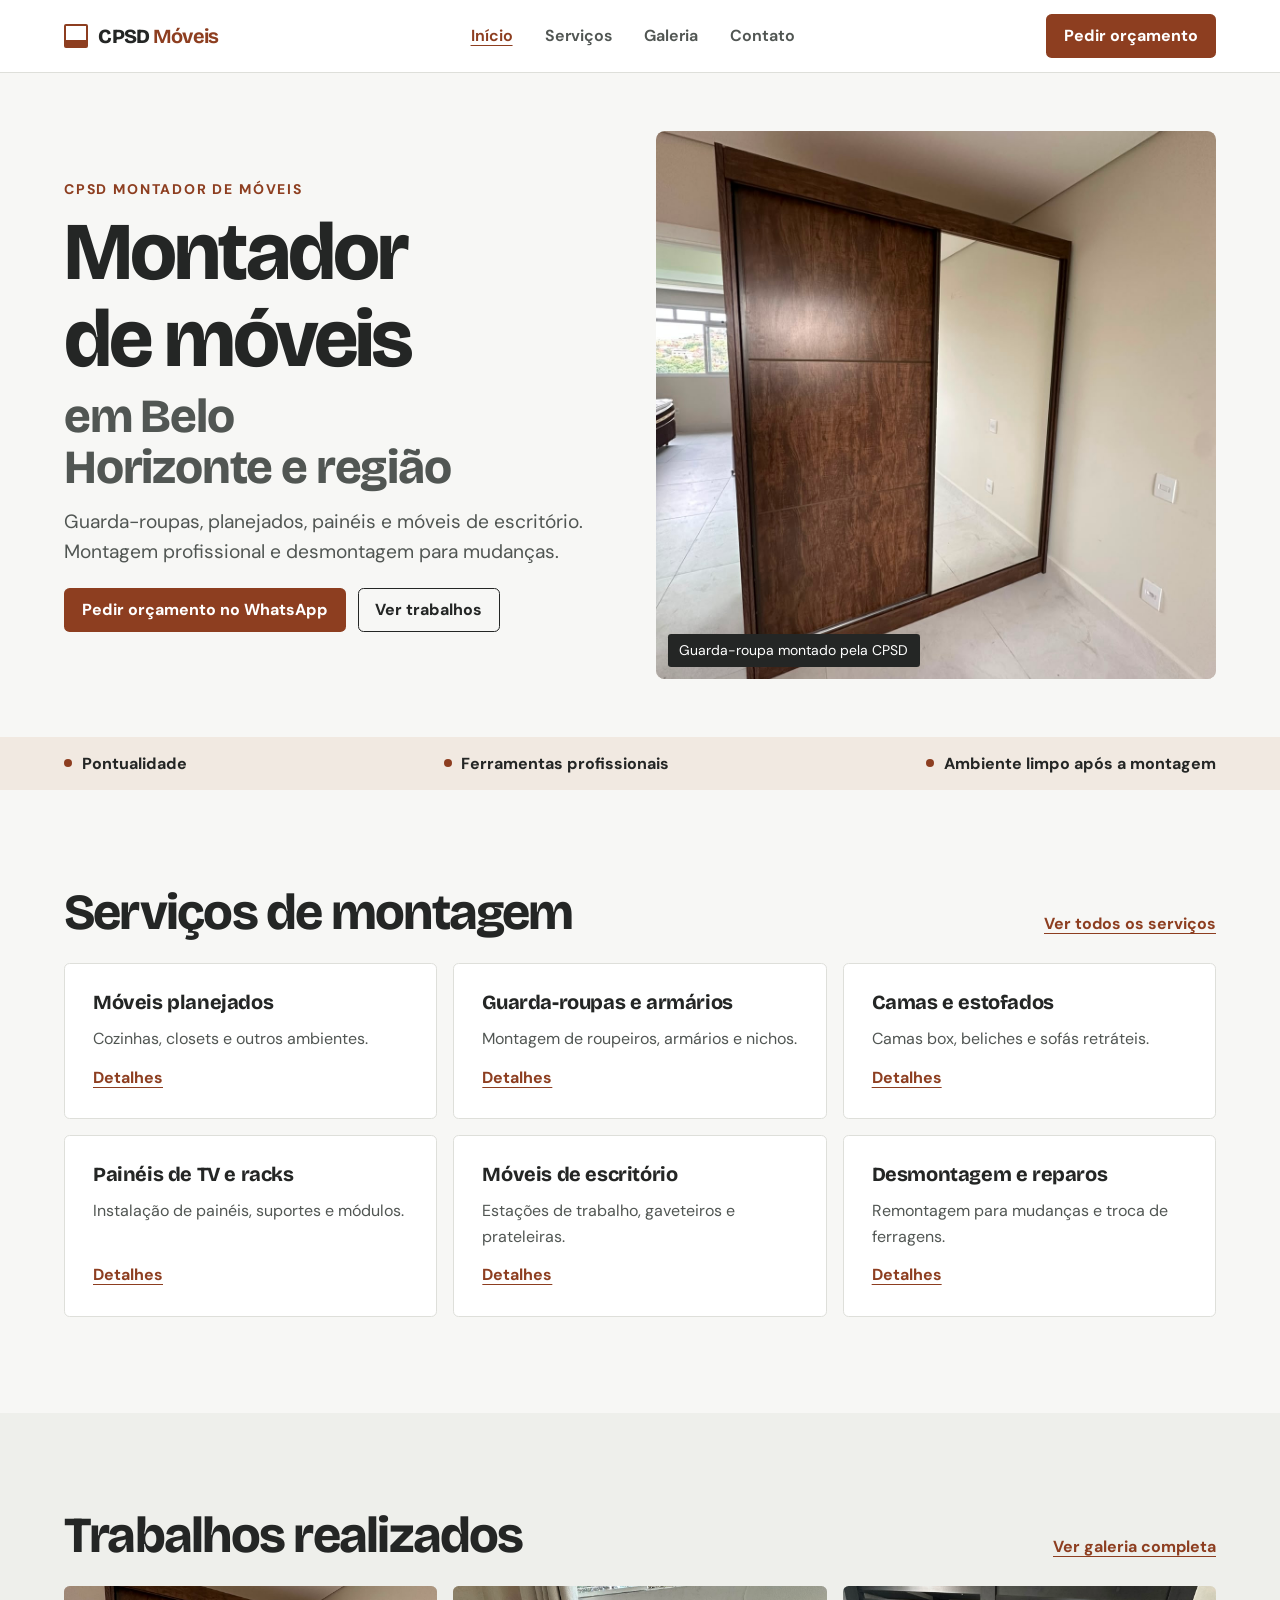
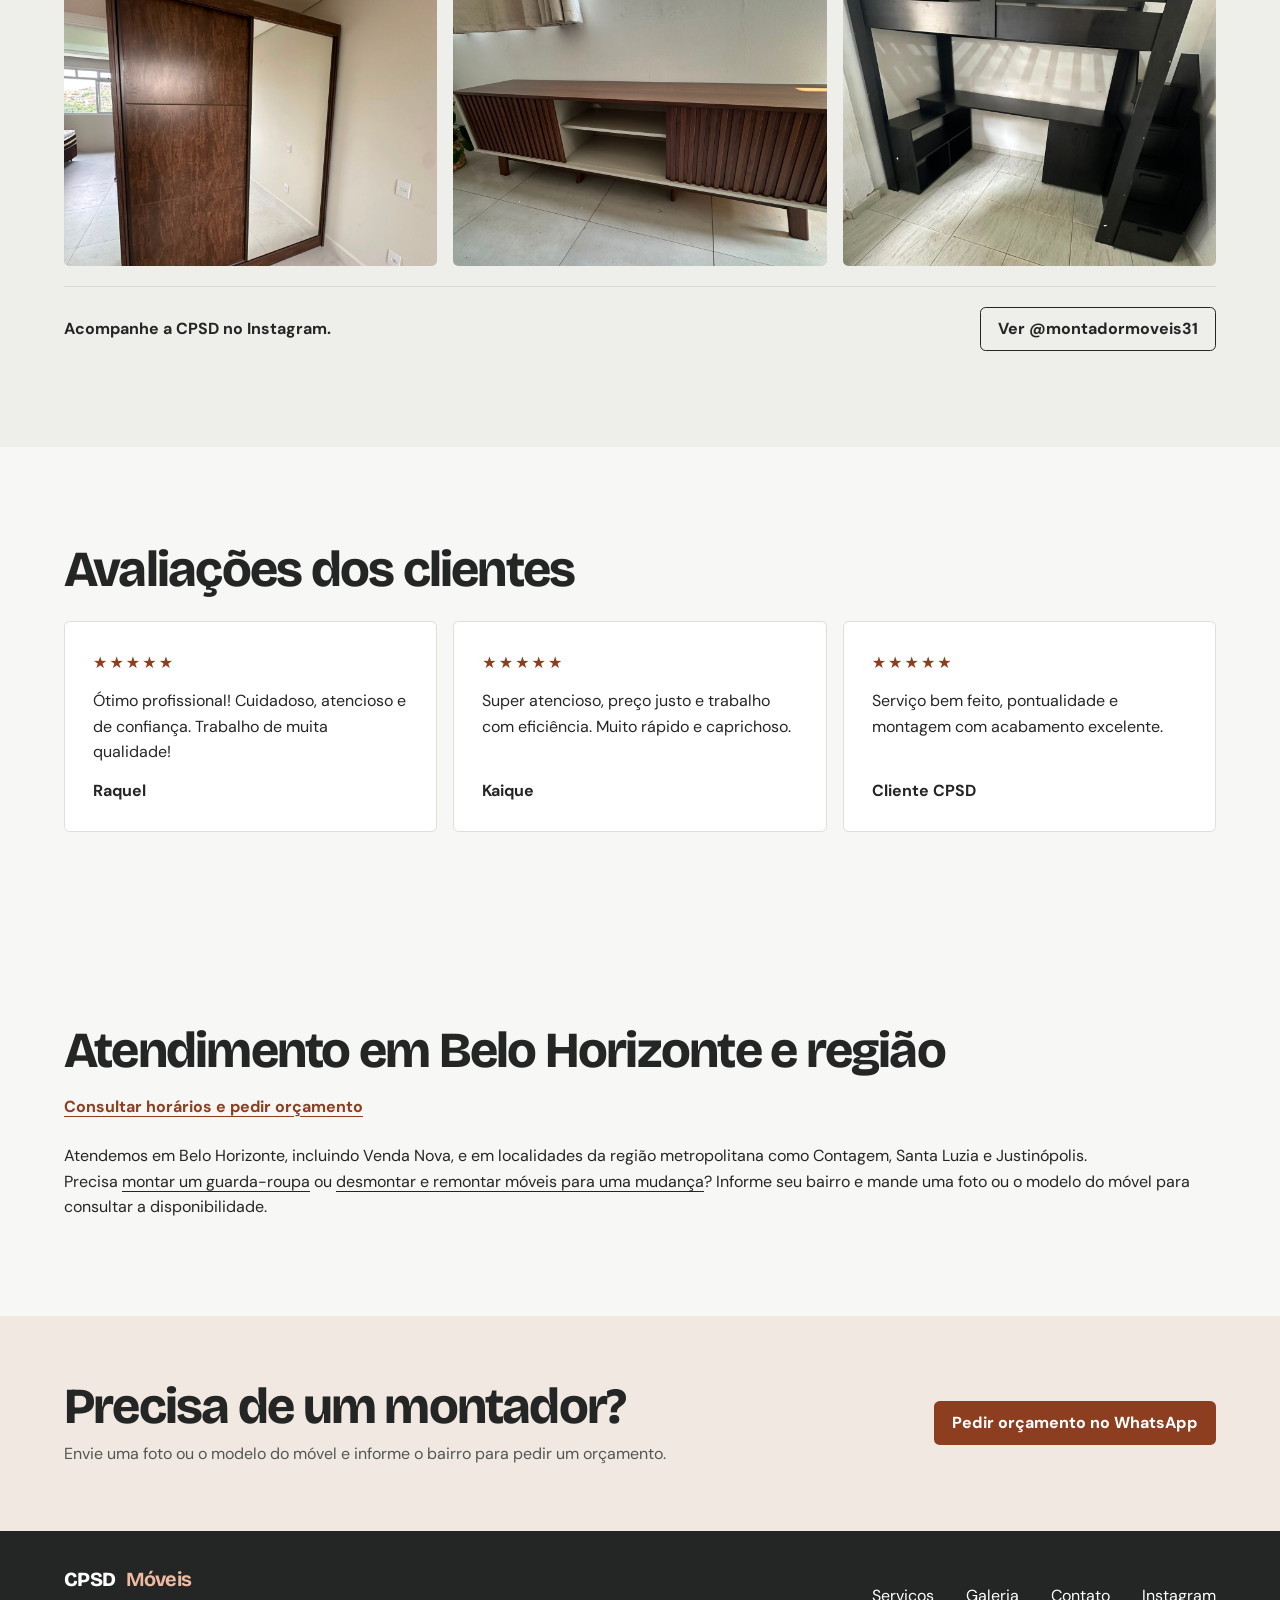
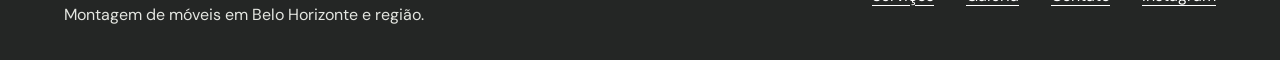
<file: index.html>
<!doctype html>
<html lang="pt-BR">
<head>
  <meta charset="utf-8">
  <meta name="viewport" content="width=device-width, initial-scale=1">
  <meta name="theme-color" content="#f7f7f5">
  <title>Montador de móveis em Belo Horizonte e região | CPSD</title>
  <meta name="description" content="Montador de móveis em Belo Horizonte, Venda Nova, Contagem, Santa Luzia e Justinópolis. Montagem, desmontagem e reparos. Consulte pelo WhatsApp.">
  <link rel="canonical" href="https://www.montadormoveiscpsd.com.br/">
  <link rel="preconnect" href="https://fonts.googleapis.com">
  <link rel="preconnect" href="https://fonts.gstatic.com" crossorigin>
  <link rel="stylesheet" href="https://fonts.googleapis.com/css2?family=Bricolage+Grotesque:wght@700..800&amp;family=DM+Sans:wght@400..800&amp;display=swap">
  <link rel="stylesheet" href="./style.css">
  <meta property="og:locale" content="pt_BR">
  <meta property="og:type" content="website">
  <meta property="og:title" content="Montador de móveis em Belo Horizonte e região | CPSD">
  <meta property="og:description" content="Montador de móveis em Belo Horizonte, Venda Nova, Contagem, Santa Luzia e Justinópolis. Montagem, desmontagem e reparos. Consulte pelo WhatsApp.">
  <meta property="og:url" content="https://www.montadormoveiscpsd.com.br/">
  <meta property="og:image" content="https://www.montadormoveiscpsd.com.br/assets/galeria-1.jpg">
  <meta property="og:image:alt" content="Guarda-roupa de madeira com porta espelhada">
  <meta name="twitter:card" content="summary_large_image">
  <script type="application/ld+json">
{
  "@context": "https://schema.org",
  "@type": "LocalBusiness",
  "@id": "https://www.montadormoveiscpsd.com.br/#cpsd",
  "name": "CPSD Montador de Móveis",
  "url": "https://www.montadormoveiscpsd.com.br/",
  "image": "https://www.montadormoveiscpsd.com.br/assets/galeria-1.jpg",
  "telephone": "+55 31 98498-0584",
  "areaServed": [
    "Belo Horizonte",
    "Venda Nova",
    "Justinópolis",
    "Contagem",
    "Santa Luzia"
  ],
  "sameAs": [
    "https://www.instagram.com/montadormoveis31/"
  ]
}
  </script>
</head>
<body>
  <a class="skip-link" href="#conteudo">Pular para o conteúdo</a>
  <header class="site-header">
    <div class="wrap header-layout">
      <a class="brand" href="./"><span class="brand-mark" aria-hidden="true"></span><span>CPSD <strong>Móveis</strong></span></a>
      <nav aria-label="Navegação principal">
        <a href="./" aria-current="page">Início</a>
        <a href="./servicos/">Serviços</a>
        <a href="./galeria/">Galeria</a>
        <a href="./contato/">Contato</a>
      </nav>
      <a class="button primary" href="https://wa.me/5531984980584?text=Ol%C3%A1!%20Gostaria%20de%20um%20or%C3%A7amento%20para%20montagem%20de%20m%C3%B3veis.">Pedir orçamento</a>
    </div>
  </header>
  <main id="conteudo" tabindex="-1">
    <section class="hero">
      <div class="wrap hero-layout">
        <div class="hero-copy">
          <p class="eyebrow">CPSD Montador de Móveis</p>
          <h1>Montador de móveis <span>em Belo Horizonte e região</span></h1>
          <p>Guarda-roupas, planejados, painéis e móveis de escritório. Montagem profissional e desmontagem para mudanças.</p>
          <div class="actions"><a class="button primary" href="https://wa.me/5531984980584?text=Ol%C3%A1!%20Gostaria%20de%20um%20or%C3%A7amento%20para%20montagem%20de%20m%C3%B3veis.">Pedir orçamento no WhatsApp</a><a class="button secondary" href="./galeria/">Ver trabalhos</a></div>
        </div>
        <figure class="hero-photo"><img src="assets/galeria-1.jpg" alt="Guarda-roupa de madeira com porta espelhada" fetchpriority="high"><figcaption>Guarda-roupa montado pela CPSD</figcaption></figure>
      </div>
    </section>
    <section class="benefits" id="sobre" aria-label="Sobre o atendimento da CPSD">
      <ul class="wrap"><li>Pontualidade</li><li>Ferramentas profissionais</li><li>Ambiente limpo após a montagem</li></ul>
    </section>
    <section class="wrap section" id="servicos">
      <div class="section-heading"><h2>Serviços de montagem</h2><a class="text-link" href="./servicos/">Ver todos os serviços</a></div>
      <div class="service-grid">
        <article class="service-card" id="previa-planejados"><h3>Móveis planejados</h3><p>Cozinhas, closets e outros ambientes.</p><a class="text-link" href="./servicos/#planejados">Detalhes<span class="sr-only"> sobre móveis planejados</span></a></article>
        <article class="service-card" id="previa-armarios"><h3>Guarda-roupas e armários</h3><p>Montagem de roupeiros, armários e nichos.</p><a class="text-link" href="./servicos/#armarios">Detalhes<span class="sr-only"> sobre guarda-roupas e armários</span></a></article>
        <article class="service-card" id="previa-camas"><h3>Camas e estofados</h3><p>Camas box, beliches e sofás retráteis.</p><a class="text-link" href="./servicos/#camas">Detalhes<span class="sr-only"> sobre camas e estofados</span></a></article>
        <article class="service-card" id="previa-paineis"><h3>Painéis de TV e racks</h3><p>Instalação de painéis, suportes e módulos.</p><a class="text-link" href="./servicos/#paineis">Detalhes<span class="sr-only"> sobre painéis de tv e racks</span></a></article>
        <article class="service-card" id="previa-corporativos"><h3>Móveis de escritório</h3><p>Estações de trabalho, gaveteiros e prateleiras.</p><a class="text-link" href="./servicos/#corporativos">Detalhes<span class="sr-only"> sobre móveis de escritório</span></a></article>
        <article class="service-card" id="previa-reparos"><h3>Desmontagem e reparos</h3><p>Remontagem para mudanças e troca de ferragens.</p><a class="text-link" href="./servicos/#reparos">Detalhes<span class="sr-only"> sobre desmontagem e reparos</span></a></article>
      </div>
    </section>
    <section class="portfolio" id="galeria">
      <div class="wrap section"><div class="section-heading"><h2>Trabalhos realizados</h2><a class="text-link" href="./galeria/">Ver galeria completa</a></div>
        <div class="photo-grid"><a href="./galeria/#foto-1"><img src="assets/galeria-1.jpg" alt="Guarda-roupa de madeira com porta espelhada" loading="lazy" decoding="async"></a><a href="./galeria/#foto-4"><img src="assets/galeria-4.jpg" alt="Rack de madeira com portas ripadas" loading="lazy" decoding="async"></a><a href="./galeria/#foto-2"><img src="assets/galeria-2.jpg" alt="Beliche com bancada e nichos integrados" loading="lazy" decoding="async"></a></div>
        <div class="social"><p>Acompanhe a CPSD no Instagram.</p><a class="button secondary" href="https://www.instagram.com/montadormoveis31/">Ver @montadormoveis31</a></div>
      </div>
    </section>
    <section class="wrap section">
      <h2>Avaliações dos clientes</h2>
      <div class="review-grid">
        <figure><p class="stars" role="img" aria-label="5 de 5 estrelas">★★★★★</p><blockquote>Ótimo profissional! Cuidadoso, atencioso e de confiança. Trabalho de muita qualidade!</blockquote><figcaption>Raquel</figcaption></figure>
        <figure><p class="stars" role="img" aria-label="5 de 5 estrelas">★★★★★</p><blockquote>Super atencioso, preço justo e trabalho com eficiência. Muito rápido e caprichoso.</blockquote><figcaption>Kaique</figcaption></figure>
        <figure><p class="stars" role="img" aria-label="5 de 5 estrelas">★★★★★</p><blockquote>Serviço bem feito, pontualidade e montagem com acabamento excelente.</blockquote><figcaption>Cliente CPSD</figcaption></figure>
      </div>
    </section>
    <section class="wrap section" id="area-de-atendimento">
      <div class="section-heading">
        <h2>Atendimento em Belo Horizonte e região</h2>
        <a class="text-link" href="./contato/">Consultar horários e pedir orçamento</a>
      </div>
      <p>Atendemos em Belo Horizonte, incluindo Venda Nova, e em localidades da região metropolitana como Contagem, Santa Luzia e Justinópolis.</p>
      <p>Precisa <a href="./servicos/#armarios">montar um guarda-roupa</a> ou <a href="./servicos/#reparos">desmontar e remontar móveis para uma mudança</a>? Informe seu bairro e mande uma foto ou o modelo do móvel para consultar a disponibilidade.</p>
    </section>
    <div id="contato"><section class="contact-banner"><div class="wrap banner-layout"><div><h2>Precisa de um montador?</h2><p>Envie uma foto ou o modelo do móvel e informe o bairro para pedir um orçamento.</p></div><a class="button primary" href="https://wa.me/5531984980584?text=Ol%C3%A1!%20Gostaria%20de%20um%20or%C3%A7amento%20para%20montagem%20de%20m%C3%B3veis.">Pedir orçamento no WhatsApp</a></div></section></div>
  </main>
  <footer class="site-footer">
    <div class="wrap footer-layout">
      <div><p class="brand">CPSD <strong>Móveis</strong></p><p>Montagem de móveis em Belo Horizonte e região.</p></div>
      <div class="footer-links"><a href="./servicos/">Serviços</a><a href="./galeria/">Galeria</a><a href="./contato/">Contato</a><a href="https://www.instagram.com/montadormoveis31/">Instagram</a></div>
    </div>
  </footer>
</body>
</html>
</file>
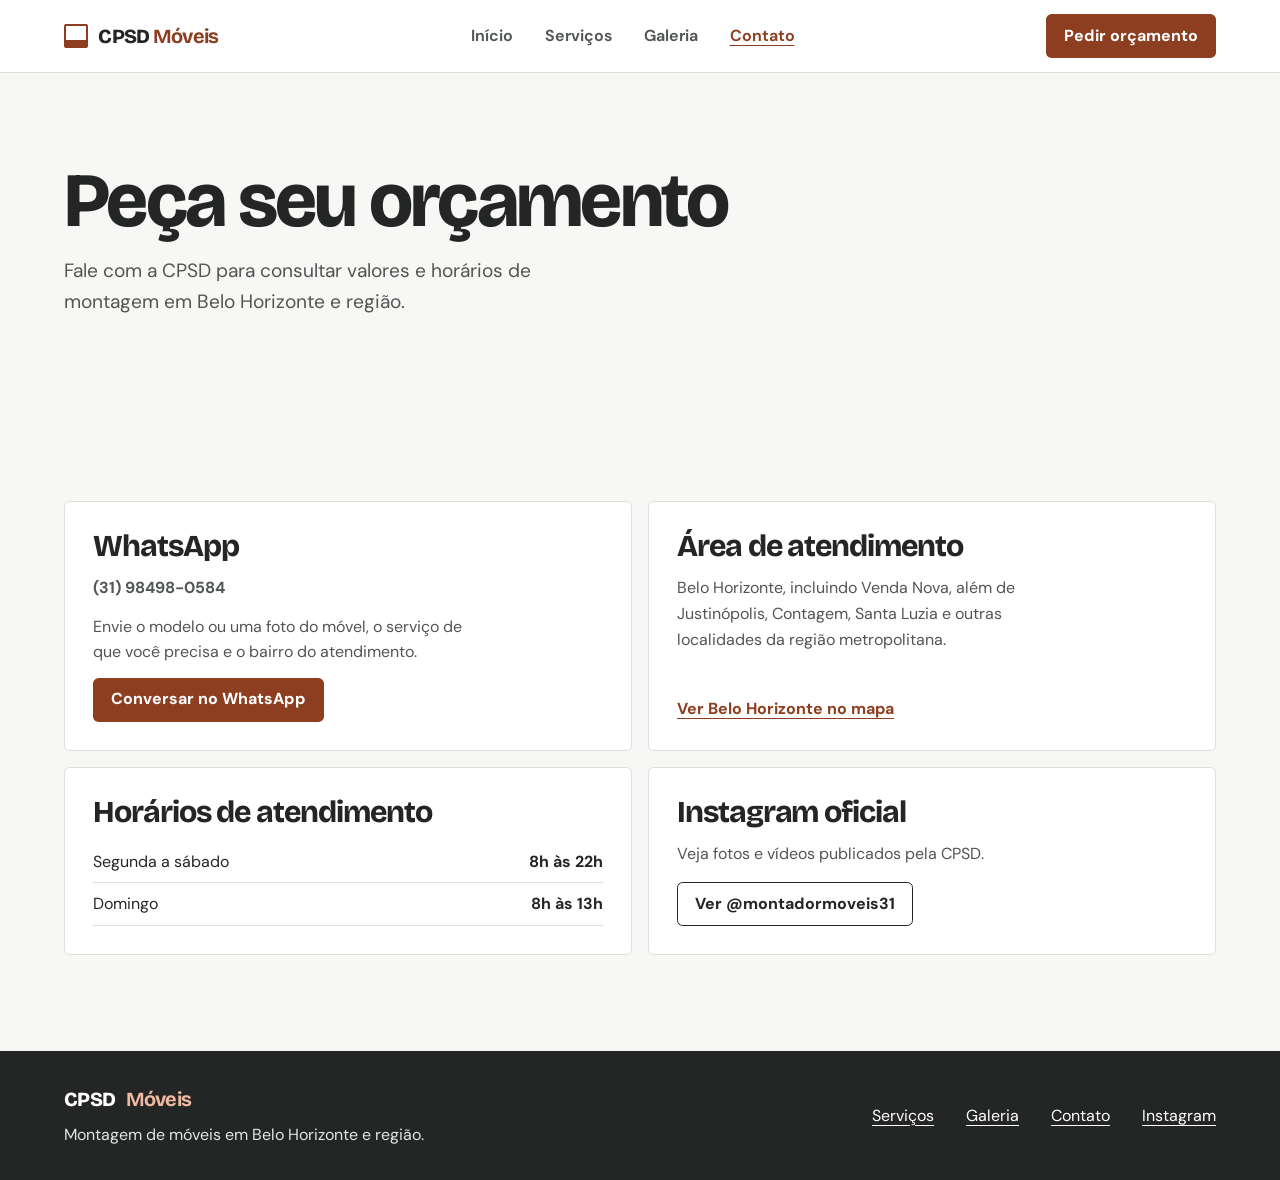
<file: contato/index.html>
<!doctype html>
<html lang="pt-BR">
<head>
  <meta charset="utf-8">
  <meta name="viewport" content="width=device-width, initial-scale=1">
  <meta name="theme-color" content="#f7f7f5">
  <title>Orçamento e contato | CPSD Móveis em BH</title>
  <meta name="description" content="Peça um orçamento de montagem pelo WhatsApp da CPSD Móveis. Consulte os horários de atendimento em Belo Horizonte e região metropolitana.">
  <link rel="canonical" href="https://www.montadormoveiscpsd.com.br/contato/">
  <link rel="preconnect" href="https://fonts.googleapis.com">
  <link rel="preconnect" href="https://fonts.gstatic.com" crossorigin>
  <link rel="stylesheet" href="https://fonts.googleapis.com/css2?family=Bricolage+Grotesque:wght@700..800&amp;family=DM+Sans:wght@400..800&amp;display=swap">
  <link rel="stylesheet" href="../style.css">
  <meta property="og:locale" content="pt_BR">
  <meta property="og:type" content="website">
  <meta property="og:title" content="Orçamento e contato | CPSD Móveis em BH">
  <meta property="og:description" content="Peça um orçamento de montagem pelo WhatsApp da CPSD Móveis. Consulte os horários de atendimento em Belo Horizonte e região metropolitana.">
  <meta property="og:url" content="https://www.montadormoveiscpsd.com.br/contato/">
  <meta property="og:image" content="https://www.montadormoveiscpsd.com.br/assets/galeria-1.jpg">
  <meta property="og:image:alt" content="Guarda-roupa de madeira com porta espelhada">
  <meta name="twitter:card" content="summary_large_image">
</head>
<body>
  <a class="skip-link" href="#conteudo">Pular para o conteúdo</a>
  <header class="site-header">
    <div class="wrap header-layout">
      <a class="brand" href="../"><span class="brand-mark" aria-hidden="true"></span><span>CPSD <strong>Móveis</strong></span></a>
      <nav aria-label="Navegação principal">
        <a href="../">Início</a>
        <a href="../servicos/">Serviços</a>
        <a href="../galeria/">Galeria</a>
        <a href="../contato/" aria-current="page">Contato</a>
      </nav>
      <a class="button primary" href="https://wa.me/5531984980584?text=Ol%C3%A1!%20Gostaria%20de%20um%20or%C3%A7amento%20para%20montagem%20de%20m%C3%B3veis.">Pedir orçamento</a>
    </div>
  </header>
  <main id="conteudo" tabindex="-1">
    <section class="page-intro"><div class="wrap"><h1>Peça seu orçamento</h1><p>Fale com a CPSD para consultar valores e horários de montagem em Belo Horizonte e região.</p></div></section>
    <div class="wrap section contact-grid">
      <section class="service-card"><h2>WhatsApp</h2><p><strong>(31) 98498-0584</strong></p><p>Envie o modelo ou uma foto do móvel, o serviço de que você precisa e o bairro do atendimento.</p><a class="button primary" href="https://wa.me/5531984980584?text=Ol%C3%A1!%20Gostaria%20de%20um%20or%C3%A7amento%20para%20montagem%20de%20m%C3%B3veis.">Conversar no WhatsApp</a></section>
      <section class="service-card"><h2>Área de atendimento</h2><p>Belo Horizonte, incluindo Venda Nova, além de Justinópolis, Contagem, Santa Luzia e outras localidades da região metropolitana.</p><a class="text-link" href="https://www.google.com/maps/search/?api=1&amp;query=Belo+Horizonte%2C+MG">Ver Belo Horizonte no mapa</a></section>
      <section class="service-card"><h2>Horários de atendimento</h2><dl class="hours"><div><dt>Segunda a sábado</dt><dd>8h às 22h</dd></div><div><dt>Domingo</dt><dd>8h às 13h</dd></div></dl></section>
      <section class="service-card"><h2>Instagram oficial</h2><p>Veja fotos e vídeos publicados pela CPSD.</p><a class="button secondary" href="https://www.instagram.com/montadormoveis31/">Ver @montadormoveis31</a></section>
    </div>
  </main>
  <footer class="site-footer">
    <div class="wrap footer-layout">
      <div><p class="brand">CPSD <strong>Móveis</strong></p><p>Montagem de móveis em Belo Horizonte e região.</p></div>
      <div class="footer-links"><a href="../servicos/">Serviços</a><a href="../galeria/">Galeria</a><a href="../contato/">Contato</a><a href="https://www.instagram.com/montadormoveis31/">Instagram</a></div>
    </div>
  </footer>
</body>
</html>
</file>
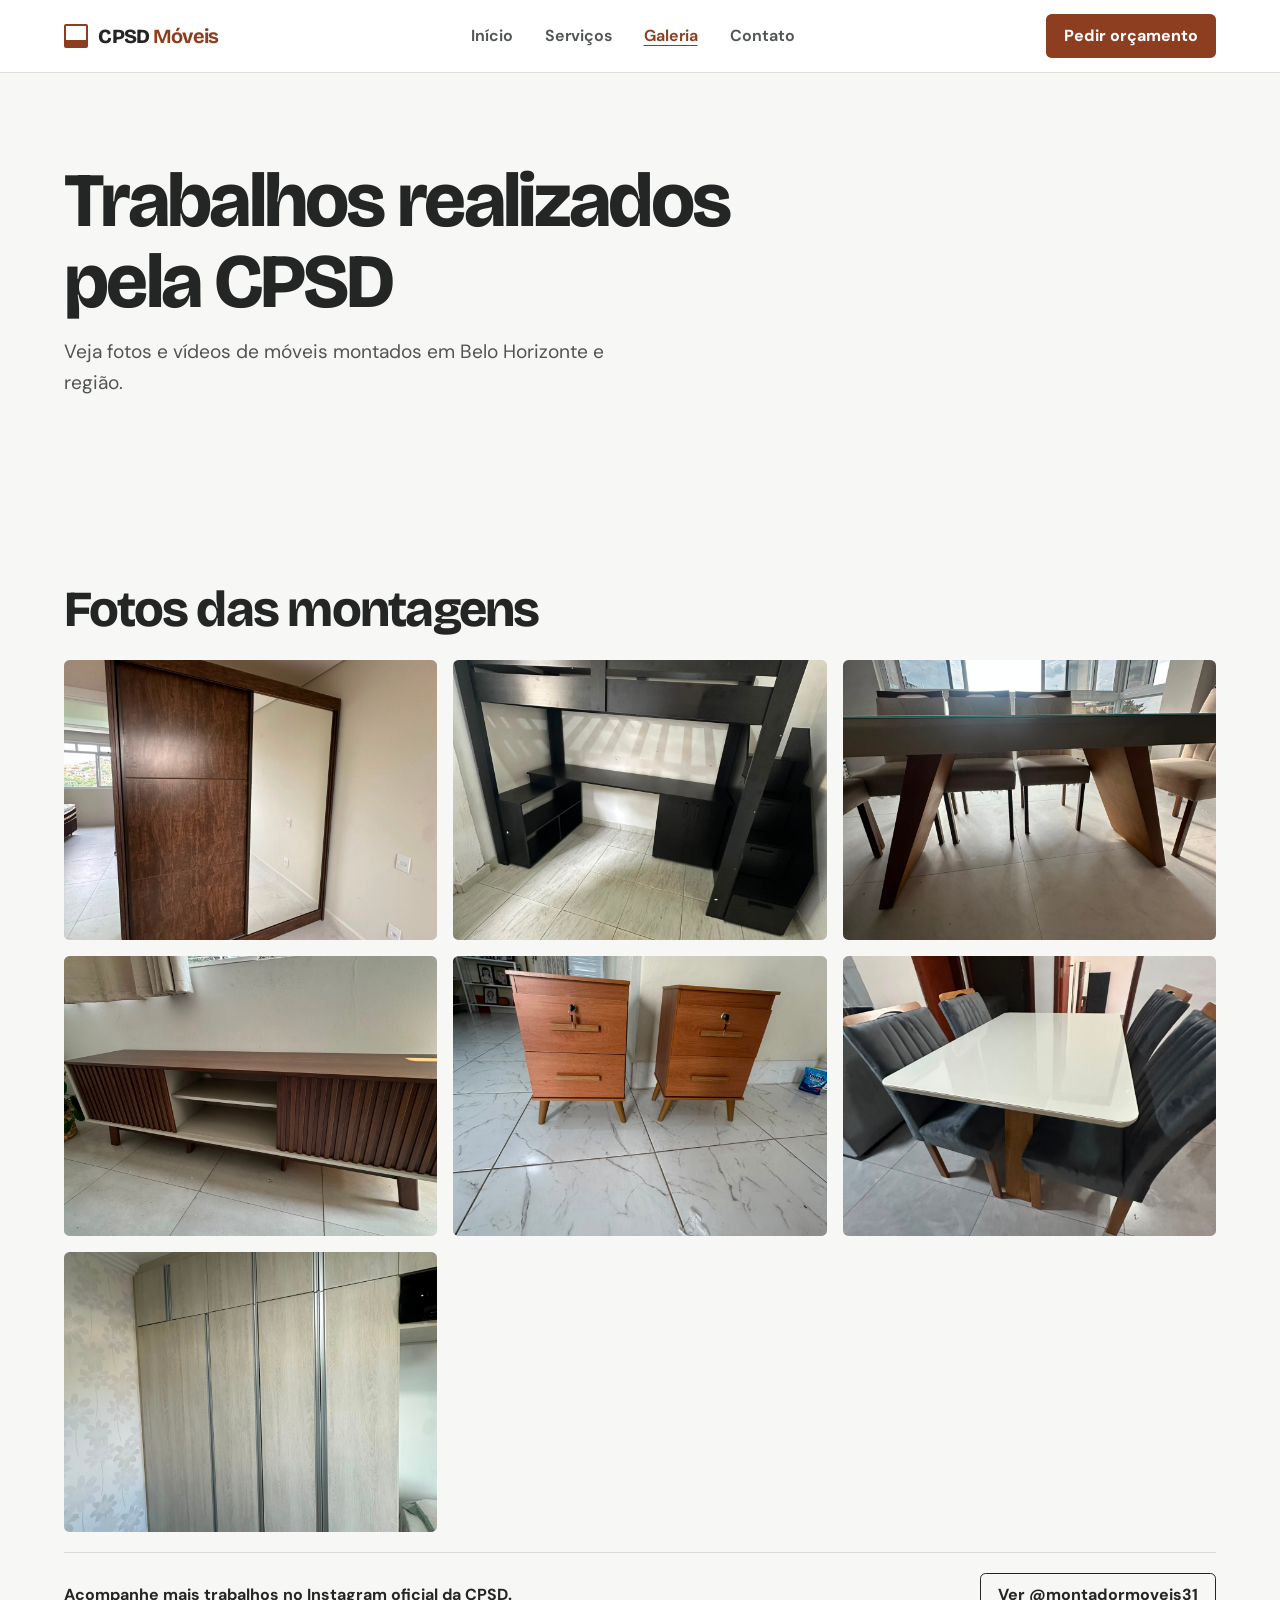
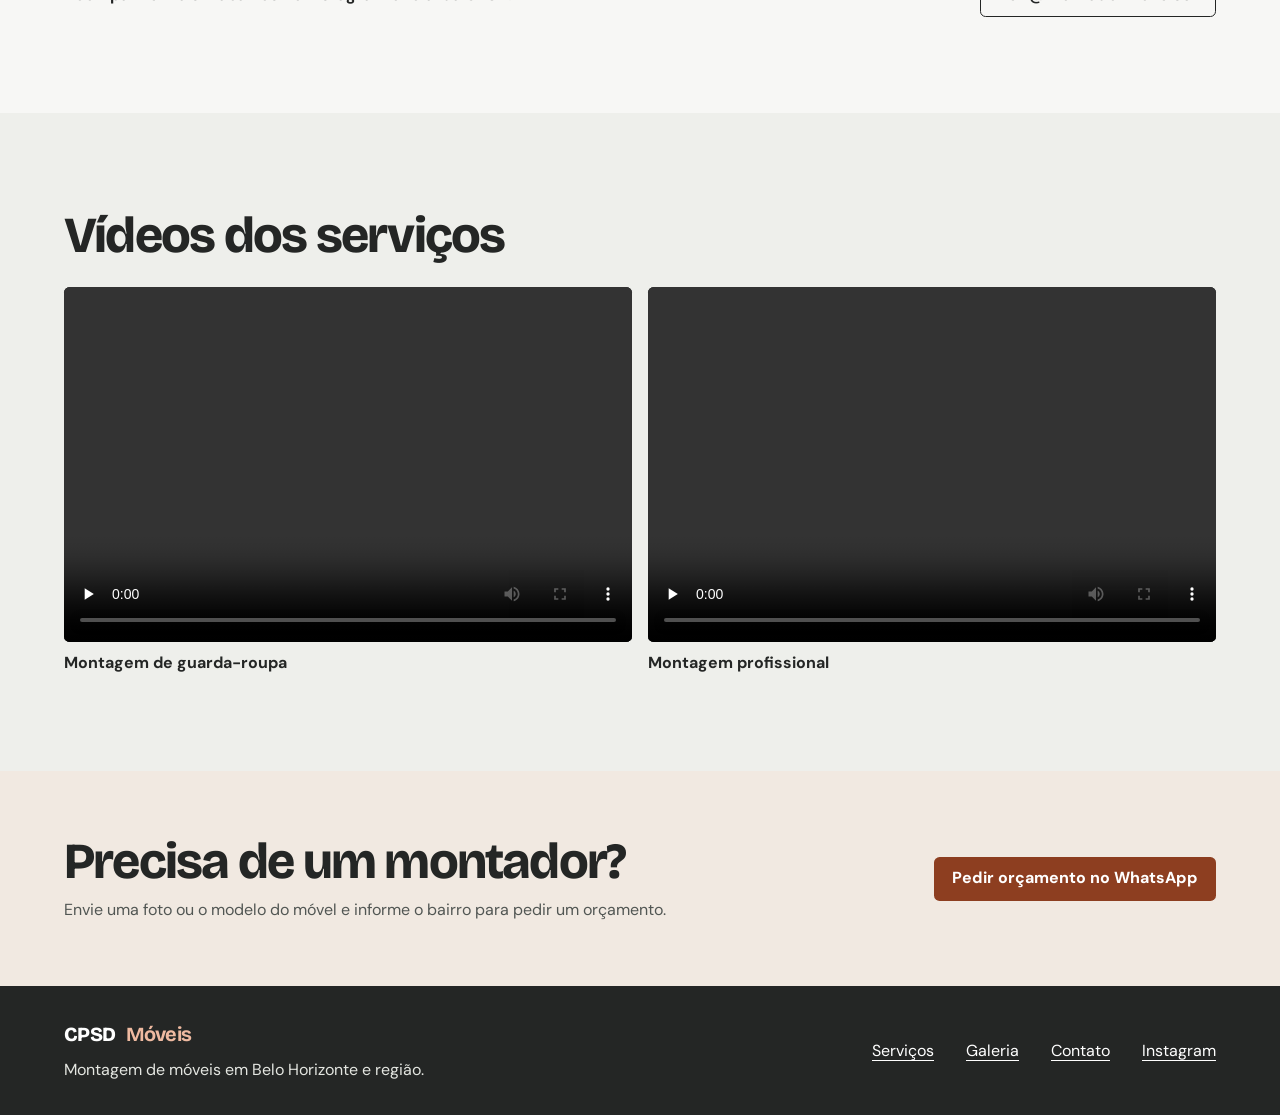
<file: galeria/index.html>
<!doctype html>
<html lang="pt-BR">
<head>
  <meta charset="utf-8">
  <meta name="viewport" content="width=device-width, initial-scale=1">
  <meta name="theme-color" content="#f7f7f5">
  <title>Galeria de montagens de móveis | CPSD Móveis</title>
  <meta name="description" content="Veja fotos e vídeos de montagens realizadas pela CPSD Móveis em Belo Horizonte e região e acesse o Instagram oficial.">
  <link rel="canonical" href="https://www.montadormoveiscpsd.com.br/galeria/">
  <link rel="preconnect" href="https://fonts.googleapis.com">
  <link rel="preconnect" href="https://fonts.gstatic.com" crossorigin>
  <link rel="stylesheet" href="https://fonts.googleapis.com/css2?family=Bricolage+Grotesque:wght@700..800&amp;family=DM+Sans:wght@400..800&amp;display=swap">
  <link rel="stylesheet" href="../style.css">
  <meta property="og:locale" content="pt_BR">
  <meta property="og:type" content="website">
  <meta property="og:title" content="Galeria de montagens de móveis | CPSD Móveis">
  <meta property="og:description" content="Veja fotos e vídeos de montagens realizadas pela CPSD Móveis em Belo Horizonte e região e acesse o Instagram oficial.">
  <meta property="og:url" content="https://www.montadormoveiscpsd.com.br/galeria/">
  <meta property="og:image" content="https://www.montadormoveiscpsd.com.br/assets/galeria-4.jpg">
  <meta property="og:image:alt" content="Rack de madeira com portas ripadas">
  <meta name="twitter:card" content="summary_large_image">
</head>
<body>
  <a class="skip-link" href="#conteudo">Pular para o conteúdo</a>
  <header class="site-header">
    <div class="wrap header-layout">
      <a class="brand" href="../"><span class="brand-mark" aria-hidden="true"></span><span>CPSD <strong>Móveis</strong></span></a>
      <nav aria-label="Navegação principal">
        <a href="../">Início</a>
        <a href="../servicos/">Serviços</a>
        <a href="../galeria/" aria-current="page">Galeria</a>
        <a href="../contato/">Contato</a>
      </nav>
      <a class="button primary" href="https://wa.me/5531984980584?text=Ol%C3%A1!%20Gostaria%20de%20um%20or%C3%A7amento%20para%20montagem%20de%20m%C3%B3veis.">Pedir orçamento</a>
    </div>
  </header>
  <main id="conteudo" tabindex="-1">
    <section class="page-intro"><div class="wrap"><h1>Trabalhos realizados pela CPSD</h1><p>Veja fotos e vídeos de móveis montados em Belo Horizonte e região.</p></div></section>
    <section class="wrap section">
      <h2>Fotos das montagens</h2>
      <div class="photo-grid"><a id="foto-1" href="../assets/galeria-1.jpg"><img src="../assets/galeria-1.jpg" alt="Guarda-roupa de madeira com porta espelhada" loading="lazy" decoding="async"></a>
        <a id="foto-2" href="../assets/galeria-2.jpg"><img src="../assets/galeria-2.jpg" alt="Beliche com bancada e nichos integrados" loading="lazy" decoding="async"></a>
        <a id="foto-3" href="../assets/galeria-3.jpg"><img src="../assets/galeria-3.jpg" alt="Trabalho de montagem da CPSD" loading="lazy" decoding="async"></a>
        <a id="foto-4" href="../assets/galeria-4.jpg"><img src="../assets/galeria-4.jpg" alt="Rack de madeira com portas ripadas" loading="lazy" decoding="async"></a>
        <a id="foto-5" href="../assets/galeria-5.jpg"><img src="../assets/galeria-5.jpg" alt="Móvel montado pela CPSD" loading="lazy" decoding="async"></a>
        <a id="foto-6" href="../assets/galeria-6.jpg"><img src="../assets/galeria-6.jpg" alt="Outro trabalho de montagem da CPSD" loading="lazy" decoding="async"></a>
        <a id="foto-7" href="../assets/galeria-7.jpg"><img src="../assets/galeria-7.jpg" alt="Montagem de guarda-roupa" loading="lazy" decoding="async"></a></div>
      <div class="social"><p>Acompanhe mais trabalhos no Instagram oficial da CPSD.</p><a class="button secondary" href="https://www.instagram.com/montadormoveis31/">Ver @montadormoveis31</a></div>
    </section>
    <section class="portfolio"><div class="wrap section">
      <h2>Vídeos dos serviços</h2>
      <div class="video-grid"><figure><video controls playsinline preload="none" aria-label="Montagem de guarda-roupa"><source src="../videos/video-1.mp4" type="video/mp4"><a href="../videos/video-1.mp4">Abrir vídeo</a></video><figcaption>Montagem de guarda-roupa</figcaption></figure><figure><video controls playsinline preload="none" aria-label="Montagem profissional"><source src="../videos/video-2.mp4" type="video/mp4"><a href="../videos/video-2.mp4">Abrir vídeo</a></video><figcaption>Montagem profissional</figcaption></figure></div>
    </div></section>
    <section class="contact-banner"><div class="wrap banner-layout"><div><h2>Precisa de um montador?</h2><p>Envie uma foto ou o modelo do móvel e informe o bairro para pedir um orçamento.</p></div><a class="button primary" href="https://wa.me/5531984980584?text=Ol%C3%A1!%20Gostaria%20de%20um%20or%C3%A7amento%20para%20montagem%20de%20m%C3%B3veis.">Pedir orçamento no WhatsApp</a></div></section>
  </main>
  <footer class="site-footer">
    <div class="wrap footer-layout">
      <div><p class="brand">CPSD <strong>Móveis</strong></p><p>Montagem de móveis em Belo Horizonte e região.</p></div>
      <div class="footer-links"><a href="../servicos/">Serviços</a><a href="../galeria/">Galeria</a><a href="../contato/">Contato</a><a href="https://www.instagram.com/montadormoveis31/">Instagram</a></div>
    </div>
  </footer>
</body>
</html>
</file>
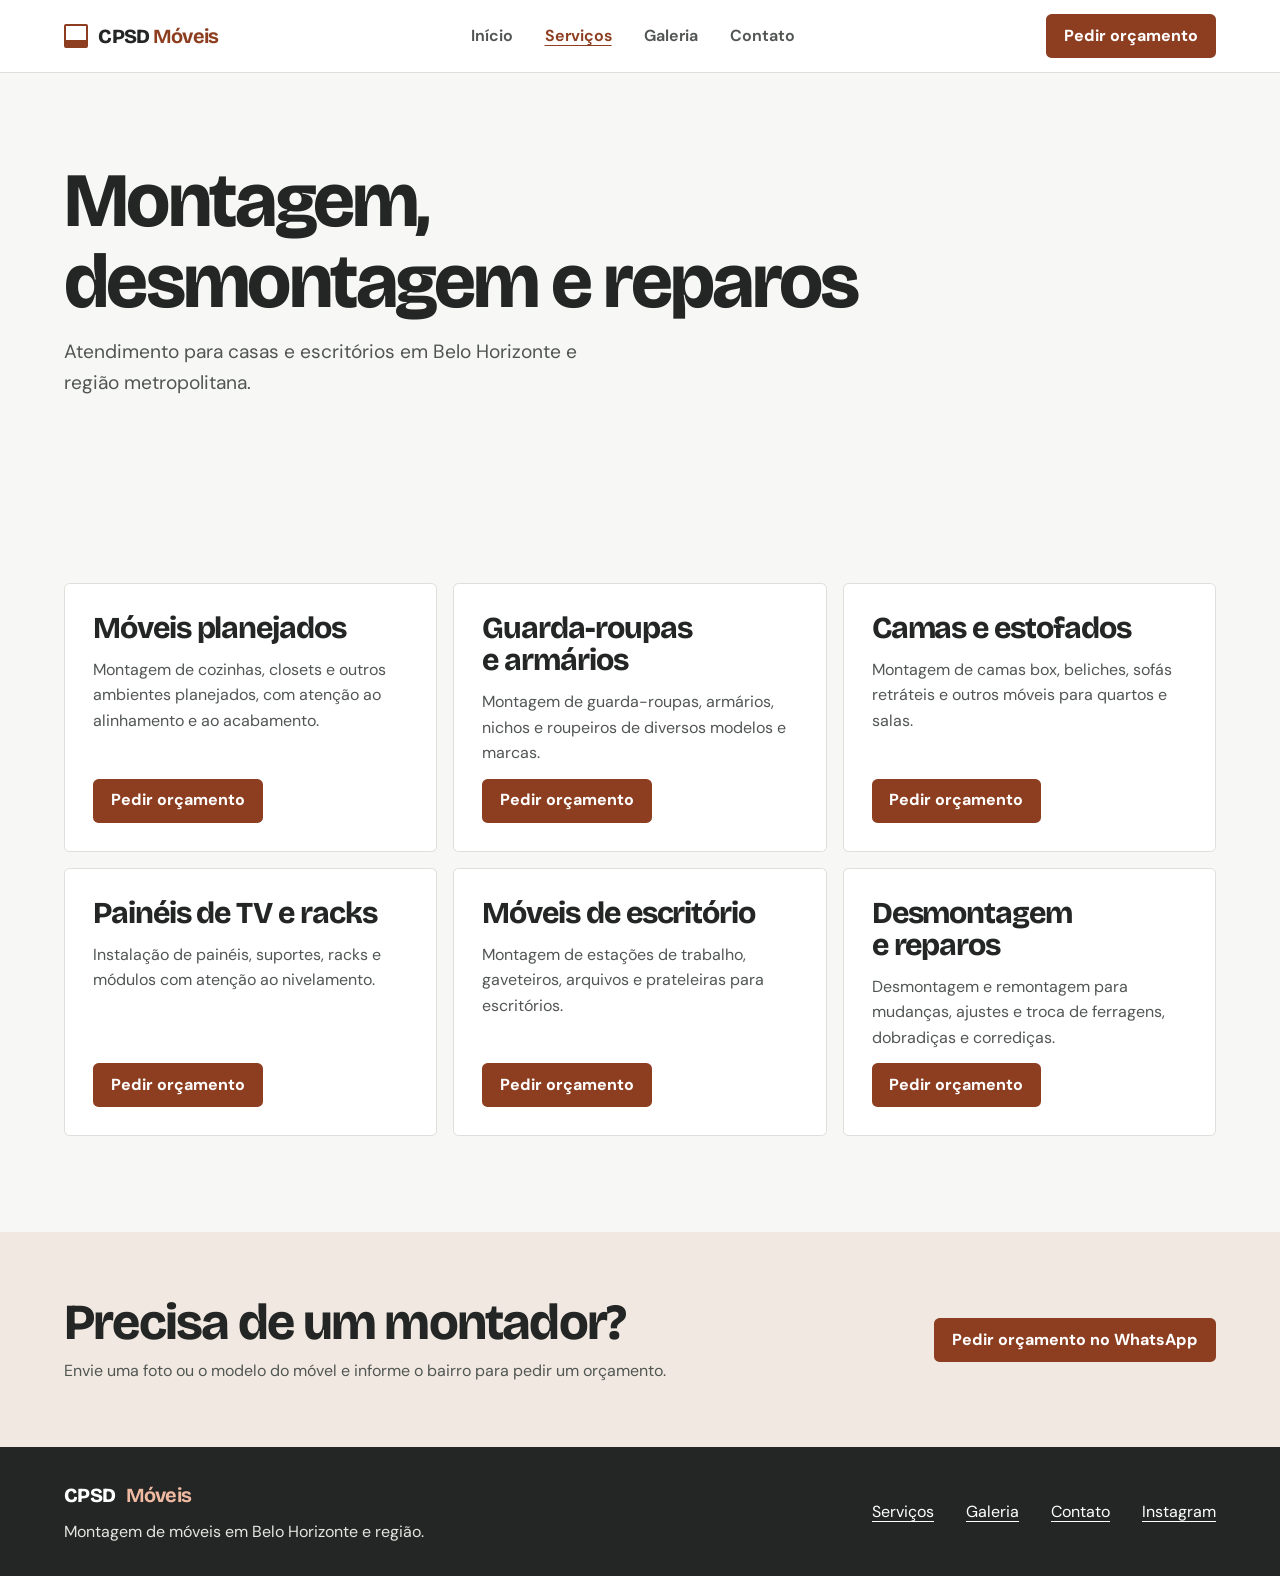
<file: servicos/index.html>
<!doctype html>
<html lang="pt-BR">
<head>
  <meta charset="utf-8">
  <meta name="viewport" content="width=device-width, initial-scale=1">
  <meta name="theme-color" content="#f7f7f5">
  <title>Serviços de montagem de móveis em BH | CPSD Móveis</title>
  <meta name="description" content="Conheça os serviços da CPSD em Belo Horizonte e região: montagem de planejados, armários, camas, painéis, móveis de escritório e reparos.">
  <link rel="canonical" href="https://www.montadormoveiscpsd.com.br/servicos/">
  <link rel="preconnect" href="https://fonts.googleapis.com">
  <link rel="preconnect" href="https://fonts.gstatic.com" crossorigin>
  <link rel="stylesheet" href="https://fonts.googleapis.com/css2?family=Bricolage+Grotesque:wght@700..800&amp;family=DM+Sans:wght@400..800&amp;display=swap">
  <link rel="stylesheet" href="../style.css">
  <meta property="og:locale" content="pt_BR">
  <meta property="og:type" content="website">
  <meta property="og:title" content="Serviços de montagem de móveis em BH | CPSD Móveis">
  <meta property="og:description" content="Conheça os serviços da CPSD em Belo Horizonte e região: montagem de planejados, armários, camas, painéis, móveis de escritório e reparos.">
  <meta property="og:url" content="https://www.montadormoveiscpsd.com.br/servicos/">
  <meta property="og:image" content="https://www.montadormoveiscpsd.com.br/assets/galeria-1.jpg">
  <meta property="og:image:alt" content="Guarda-roupa de madeira com porta espelhada">
  <meta name="twitter:card" content="summary_large_image">
</head>
<body>
  <a class="skip-link" href="#conteudo">Pular para o conteúdo</a>
  <header class="site-header">
    <div class="wrap header-layout">
      <a class="brand" href="../"><span class="brand-mark" aria-hidden="true"></span><span>CPSD <strong>Móveis</strong></span></a>
      <nav aria-label="Navegação principal">
        <a href="../">Início</a>
        <a href="../servicos/" aria-current="page">Serviços</a>
        <a href="../galeria/">Galeria</a>
        <a href="../contato/">Contato</a>
      </nav>
      <a class="button primary" href="https://wa.me/5531984980584?text=Ol%C3%A1!%20Gostaria%20de%20um%20or%C3%A7amento%20para%20montagem%20de%20m%C3%B3veis.">Pedir orçamento</a>
    </div>
  </header>
  <main id="conteudo" tabindex="-1">
    <section class="page-intro"><div class="wrap"><h1>Montagem, desmontagem e reparos</h1><p>Atendimento para casas e escritórios em Belo Horizonte e região metropolitana.</p></div></section>
    <section class="wrap section" aria-label="Serviços oferecidos"><div class="service-grid">
        <article class="service-card" id="planejados"><h2>Móveis planejados</h2><p>Montagem de cozinhas, closets e outros ambientes planejados, com atenção ao alinhamento e ao acabamento.</p><a class="button primary" href="https://wa.me/5531984980584?text=Ol%C3%A1!%20Gostaria%20de%20um%20or%C3%A7amento%20para%20m%C3%B3veis%20planejados.">Pedir orçamento</a></article>
        <article class="service-card" id="armarios"><h2>Guarda-roupas e armários</h2><p>Montagem de guarda-roupas, armários, nichos e roupeiros de diversos modelos e marcas.</p><a class="button primary" href="https://wa.me/5531984980584?text=Ol%C3%A1!%20Gostaria%20de%20um%20or%C3%A7amento%20para%20guarda-roupas%20e%20arm%C3%A1rios.">Pedir orçamento</a></article>
        <article class="service-card" id="camas"><h2>Camas e estofados</h2><p>Montagem de camas box, beliches, sofás retráteis e outros móveis para quartos e salas.</p><a class="button primary" href="https://wa.me/5531984980584?text=Ol%C3%A1!%20Gostaria%20de%20um%20or%C3%A7amento%20para%20camas%20e%20estofados.">Pedir orçamento</a></article>
        <article class="service-card" id="paineis"><h2>Painéis de TV e racks</h2><p>Instalação de painéis, suportes, racks e módulos com atenção ao nivelamento.</p><a class="button primary" href="https://wa.me/5531984980584?text=Ol%C3%A1!%20Gostaria%20de%20um%20or%C3%A7amento%20para%20pain%C3%A9is%20de%20tv%20e%20racks.">Pedir orçamento</a></article>
        <article class="service-card" id="corporativos"><h2>Móveis de escritório</h2><p>Montagem de estações de trabalho, gaveteiros, arquivos e prateleiras para escritórios.</p><a class="button primary" href="https://wa.me/5531984980584?text=Ol%C3%A1!%20Gostaria%20de%20um%20or%C3%A7amento%20para%20m%C3%B3veis%20de%20escrit%C3%B3rio.">Pedir orçamento</a></article>
        <article class="service-card" id="reparos"><h2>Desmontagem e reparos</h2><p>Desmontagem e remontagem para mudanças, ajustes e troca de ferragens, dobradiças e corrediças.</p><a class="button primary" href="https://wa.me/5531984980584?text=Ol%C3%A1!%20Gostaria%20de%20um%20or%C3%A7amento%20para%20desmontagem%20e%20reparos.">Pedir orçamento</a></article>
    </div></section>
    <section class="contact-banner"><div class="wrap banner-layout"><div><h2>Precisa de um montador?</h2><p>Envie uma foto ou o modelo do móvel e informe o bairro para pedir um orçamento.</p></div><a class="button primary" href="https://wa.me/5531984980584?text=Ol%C3%A1!%20Gostaria%20de%20um%20or%C3%A7amento%20para%20montagem%20de%20m%C3%B3veis.">Pedir orçamento no WhatsApp</a></div></section>
  </main>
  <footer class="site-footer">
    <div class="wrap footer-layout">
      <div><p class="brand">CPSD <strong>Móveis</strong></p><p>Montagem de móveis em Belo Horizonte e região.</p></div>
      <div class="footer-links"><a href="../servicos/">Serviços</a><a href="../galeria/">Galeria</a><a href="../contato/">Contato</a><a href="https://www.instagram.com/montadormoveis31/">Instagram</a></div>
    </div>
  </footer>
</body>
</html>
</file>
<file: style.css>
:root {
  color-scheme: light;
  --ink: #242625;
  --paper: #f7f7f5;
  --white: #ffffff;
  --muted: #515653;
  --line: #dedfda;
  --accent: #8d3e20;
  --accent-hover: #713018;
  --accent-light: #f1e9e1;
  --font-body: "DM Sans", "Segoe UI", system-ui, sans-serif;
  --font-heading: "Bricolage Grotesque", "Segoe UI", system-ui, sans-serif;
  font-family: var(--font-body);
  color: var(--ink);
  background: var(--paper);
}
*, *::before, *::after { box-sizing: border-box; }
body { margin: 0; line-height: 1.6; }
h1, h2, h3, p, figure, blockquote, dl, dd { margin: 0; }
h1, h2, h3 { font-family: var(--font-heading); font-weight: 750; line-height: 1.06; }
h1, h2 { letter-spacing: -.035em; }
h1 { font-size: clamp(2.55rem, 6.4vw, 5.5rem); text-wrap: balance; }
h2 { font-size: clamp(1.8rem, 4vw, 3.15rem); text-wrap: balance; }
h3 { font-size: 1.25rem; letter-spacing: -.02em; }
a { color: inherit; text-underline-offset: .23em; }
img, video { display: block; width: 100%; }
:focus-visible { outline: 3px solid #9a4828; outline-offset: 4px; }
[id] { scroll-margin-top: 1.5rem; }
.wrap { width: min(100% - 2 * clamp(1rem, 5vw, 4rem), 75rem); margin-inline: auto; }
.section { padding-block: clamp(3rem, 8vw, 6rem); }
.sr-only, .skip-link:not(:focus) {
  position: absolute;
  width: 1px;
  height: 1px;
  padding: 0;
  overflow: hidden;
  clip-path: inset(50%);
  white-space: nowrap;
}
.skip-link:focus {
  position: absolute;
  z-index: 2;
  left: 1rem;
  top: 1rem;
  padding: .75rem 1rem;
  background: var(--accent-light);
}
.site-header { background: var(--white); }
.hero, .page-intro { background: var(--paper); }
.site-footer { background: var(--ink); color: var(--white); }
.site-header { border-bottom: 1px solid var(--line); }
.header-layout, .footer-layout, .banner-layout, .section-heading, .social {
  display: flex;
  align-items: center;
  justify-content: space-between;
  gap: 1rem 2rem;
  flex-wrap: wrap;
}
.header-layout { min-height: 4.5rem; padding-block: .65rem; }
.brand { display: inline-flex; align-items: center; gap: .65rem; font-family: var(--font-heading); font-size: 1.25rem; font-weight: 800; letter-spacing: -.035em; text-decoration: none; }
.brand strong { color: var(--accent); }
.brand-mark { width: 1.5rem; height: 1.5rem; border: 2px solid var(--accent); box-shadow: inset 0 -6px 0 var(--accent); border-radius: 2px; }
nav, .footer-links { display: flex; flex-wrap: wrap; gap: .5rem clamp(.8rem, 3vw, 2rem); }
nav a { display: inline-flex; align-items: center; min-height: 2.75rem; text-decoration: none; color: var(--muted); font-weight: 650; }
nav a:hover, nav a[aria-current="page"] { color: var(--accent); text-decoration: underline; }
.button {
  display: inline-flex;
  width: fit-content;
  min-height: 2.75rem;
  align-items: center;
  justify-content: center;
  padding: .65rem 1.05rem;
  border: 1px solid transparent;
  border-radius: .35rem;
  text-align: center;
  text-decoration: none;
  font-weight: 750;
  line-height: 1.3;
}
.primary { background: var(--accent); color: var(--white); }
.primary:hover { background: var(--accent-hover); }
.secondary { border-color: currentColor; }
.secondary:hover { text-decoration: underline; }
.hero-layout { display: grid; grid-template-columns: minmax(0, 1fr) minmax(0, 1.06fr); align-items: center; gap: clamp(1.5rem, 5vw, 5rem); padding-block: clamp(1.75rem, 4.5vw, 4rem); }
.eyebrow { color: var(--accent); font-size: .875rem; font-weight: 750; text-transform: uppercase; letter-spacing: .13em; }
.hero h1 { margin-block: .55rem .85rem; }
.hero h1 span { display: block; color: var(--muted); font-size: .58em; margin-top: .2em; letter-spacing: -.025em; }
.hero-copy > p:not(.eyebrow), .page-intro p { max-width: 34rem; color: var(--muted); font-size: clamp(1rem, 2vw, 1.2rem); }
.actions { display: flex; flex-wrap: wrap; gap: .75rem; margin-top: 1.25rem; }
.hero-photo { position: relative; border-radius: .55rem; overflow: hidden; background: #d6d0c5; }
.hero-photo img { aspect-ratio: 1.02; object-fit: cover; object-position: center 56%; }
.hero-photo figcaption { position: absolute; left: .75rem; bottom: .75rem; right: auto; background: var(--ink); color: var(--white); padding: .35rem .7rem; border-radius: .2rem; font-size: .875rem; }
.benefits { background: var(--accent-light); }
.benefits ul { list-style: none; padding: .85rem 0; margin-block: 0; display: flex; justify-content: space-between; flex-wrap: wrap; gap: .4rem 1rem; font-weight: 750; }
.benefits li::before { content: ""; display: inline-block; width: .5rem; height: .5rem; margin-right: .6rem; border-radius: 50%; background: var(--accent); vertical-align: .12em; }
.section-heading { margin-bottom: 1.5rem; align-items: baseline; }
.text-link { color: var(--accent); font-weight: 700; }
.text-link:hover { color: var(--ink); }
.service-grid, .photo-grid, .review-grid, .video-grid, .contact-grid { display: grid; gap: 1rem; }
.service-grid, .photo-grid, .review-grid { grid-template-columns: repeat(3, minmax(0, 1fr)); }
.video-grid, .contact-grid { grid-template-columns: repeat(2, minmax(0, 1fr)); }
.service-card, .review-grid figure { display: flex; flex-direction: column; align-items: flex-start; gap: .8rem; padding: clamp(1.15rem, 3vw, 1.75rem); background: var(--white); border: 1px solid var(--line); border-radius: .35rem; }
.service-card h2 { font-size: clamp(1.5rem, 3vw, 1.9rem); }
.service-card p, .banner-layout p { color: var(--muted); }
.service-card .button, .service-card .text-link { margin-top: auto; }
.service-card:focus-within { border-color: var(--accent); }
.service-card p { max-width: 34ch; }
.portfolio { background: #eeefeb; }
.photo-grid, .video-grid, .review-grid { margin-top: 1.5rem; }
.photo-grid a { display: block; border-radius: .35rem; overflow: hidden; background: #e3e5df; }
.photo-grid img { aspect-ratio: 4 / 3; object-fit: cover; }
.photo-grid a:target { outline: 3px solid #9a4828; outline-offset: 2px; }
.social { padding-top: 1.25rem; margin-top: 1.25rem; border-top: 1px solid #d8dcd5; }
.social p, .review-grid figcaption { font-weight: 700; }
.stars { color: var(--accent); letter-spacing: .13em; }
.review-grid figcaption { margin-top: auto; }
.contact-banner { background: var(--accent-light); padding-block: clamp(2rem, 6vw, 4rem); }
.banner-layout p { margin-top: .5rem; }
.site-footer { padding-block: 2rem; }
.site-footer .brand strong { color: #efbaa1; }
.site-footer p + p { margin-top: .45rem; color: #e4e6e1; }
.page-intro { padding-block: clamp(2.5rem, 7vw, 5.5rem); }
.page-intro h1 { font-size: clamp(2.35rem, 6vw, 5rem); max-width: 18ch; }
.page-intro p { margin-top: .85rem; }
.video-grid video { aspect-ratio: 16 / 10; border-radius: .35rem; background: var(--ink); }
.video-grid figcaption { margin-top: .5rem; font-weight: 700; }
.hours { width: 100%; }
.hours div { display: flex; flex-wrap: wrap; justify-content: space-between; gap: .25rem 1rem; padding: .5rem 0; border-bottom: 1px solid var(--line); }
.hours dd { font-weight: 700; }
@media (max-width: 52rem) {
  .header-layout { row-gap: .15rem; }
  .header-layout nav { order: 1; width: 100%; }
  .hero-layout { grid-template-columns: 1fr; }
  .hero-photo img { aspect-ratio: 3 / 2; }
  .service-grid, .photo-grid, .review-grid { grid-template-columns: repeat(2, minmax(0, 1fr)); }
}
@media (max-width: 34rem) {
  .header-layout { column-gap: .5rem; }
  .header-layout > .button { padding-inline: .6rem; font-size: .875rem; }
  .service-grid, .review-grid, .video-grid, .contact-grid { grid-template-columns: 1fr; }
}

@media (prefers-reduced-motion: no-preference) {
  @view-transition {
    navigation: auto;
  }

  .site-header {
    view-transition-name: site-header;
  }

  ::view-transition-group(root),
  ::view-transition-group(site-header) {
    animation-duration: 220ms;
    animation-timing-function: ease-out;
  }

  .button {
    transition: background-color 160ms ease-out, transform 160ms ease-out;
  }

  .button:active {
    transform: translateY(1px);
  }

  @media (hover: hover) and (pointer: fine) {
    .button:hover {
      transform: translateY(-2px);
    }

    .button:active {
      transform: translateY(1px);
    }

    .photo-grid img {
      transition: transform 240ms ease-out;
    }

    .photo-grid a:hover img {
      transform: scale(1.035);
    }
  }
}

@media (prefers-reduced-motion: no-preference) {
  @supports (animation-timeline: view()) and (animation-range: entry 0% entry 75%) {
    .service-grid > .service-card:not(:target):not(:focus-within),
    .photo-grid > a:not(:target):not(:focus-within),
    .review-grid > figure,
    .video-grid > figure:not(:focus-within),
    .contact-grid > .service-card:not(:focus-within) {
      animation: card-entry linear both;
      animation-timeline: view();
      animation-range: entry 0% entry 75%;
    }

    @keyframes card-entry {
      from {
        opacity: .35;
        transform: translateY(1.25rem);
      }

      to {
        opacity: 1;
        transform: translateY(0);
      }
    }
  }
}
</file>
